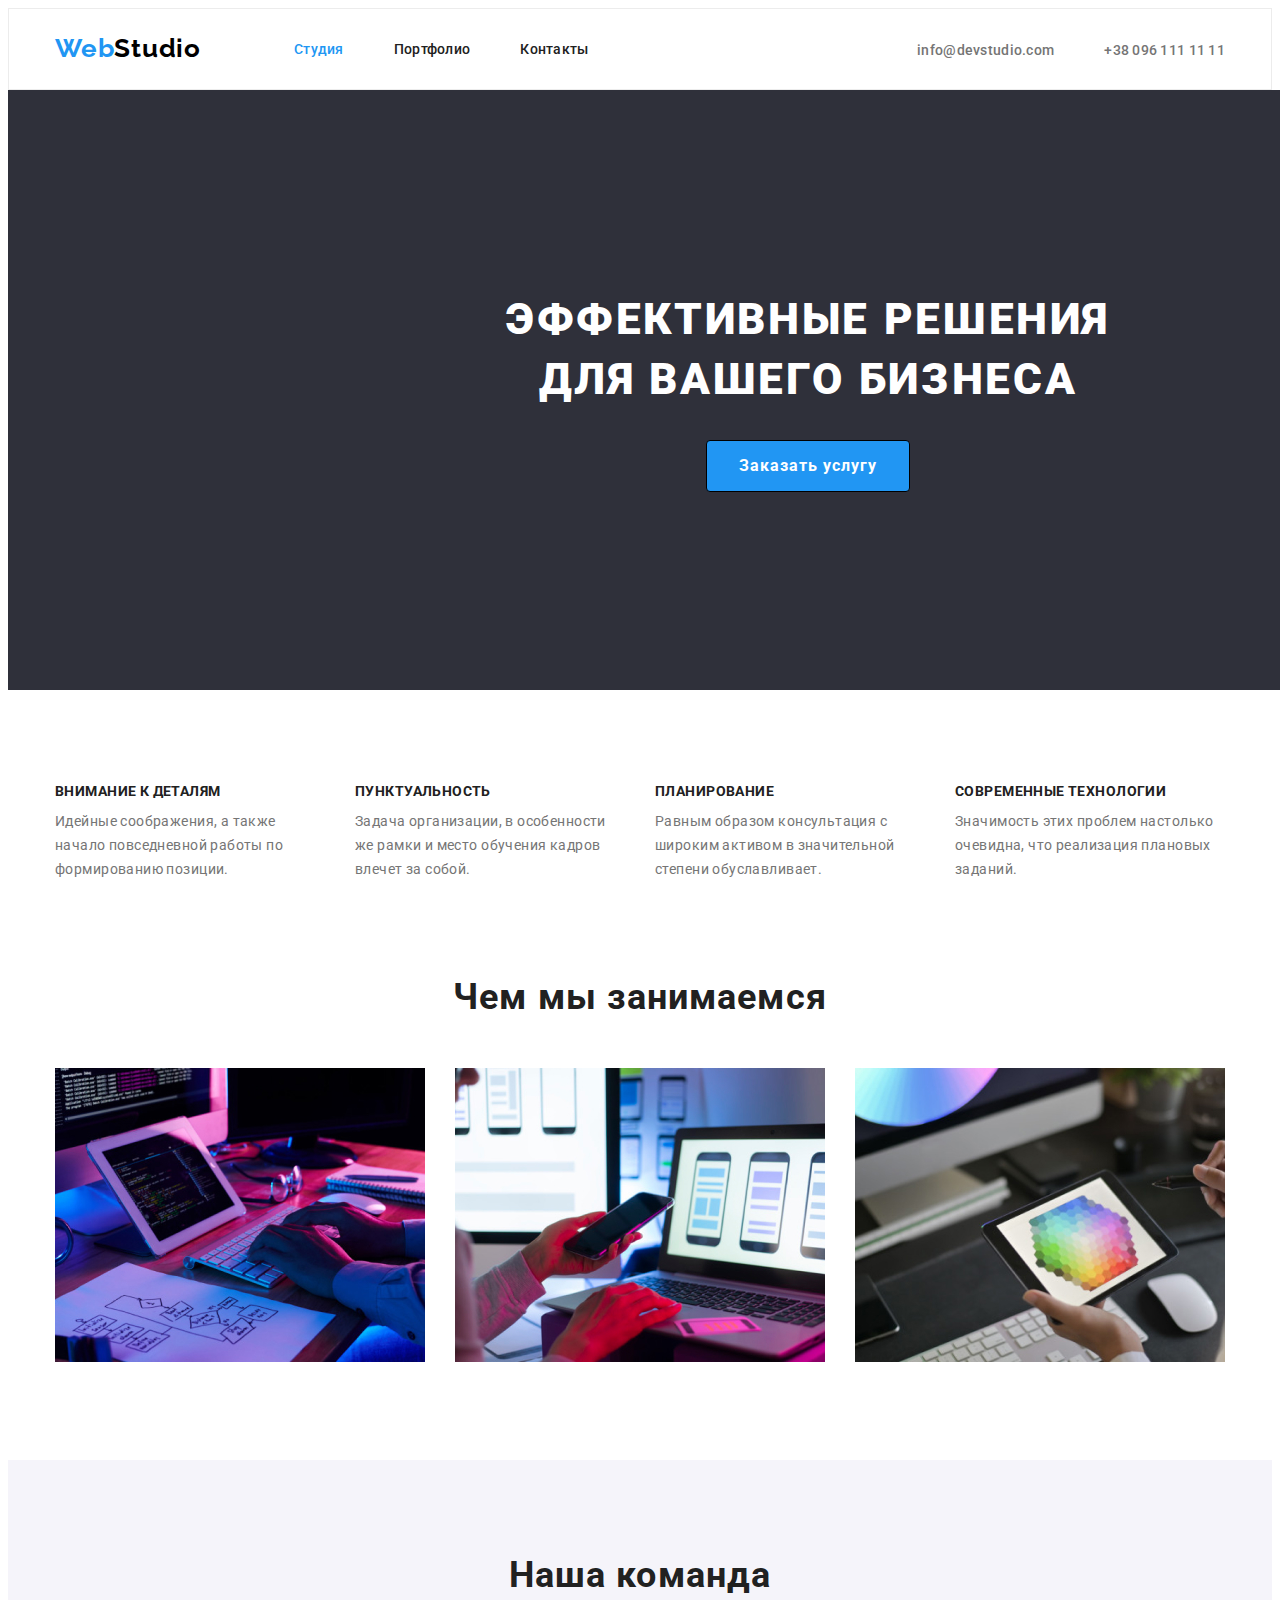
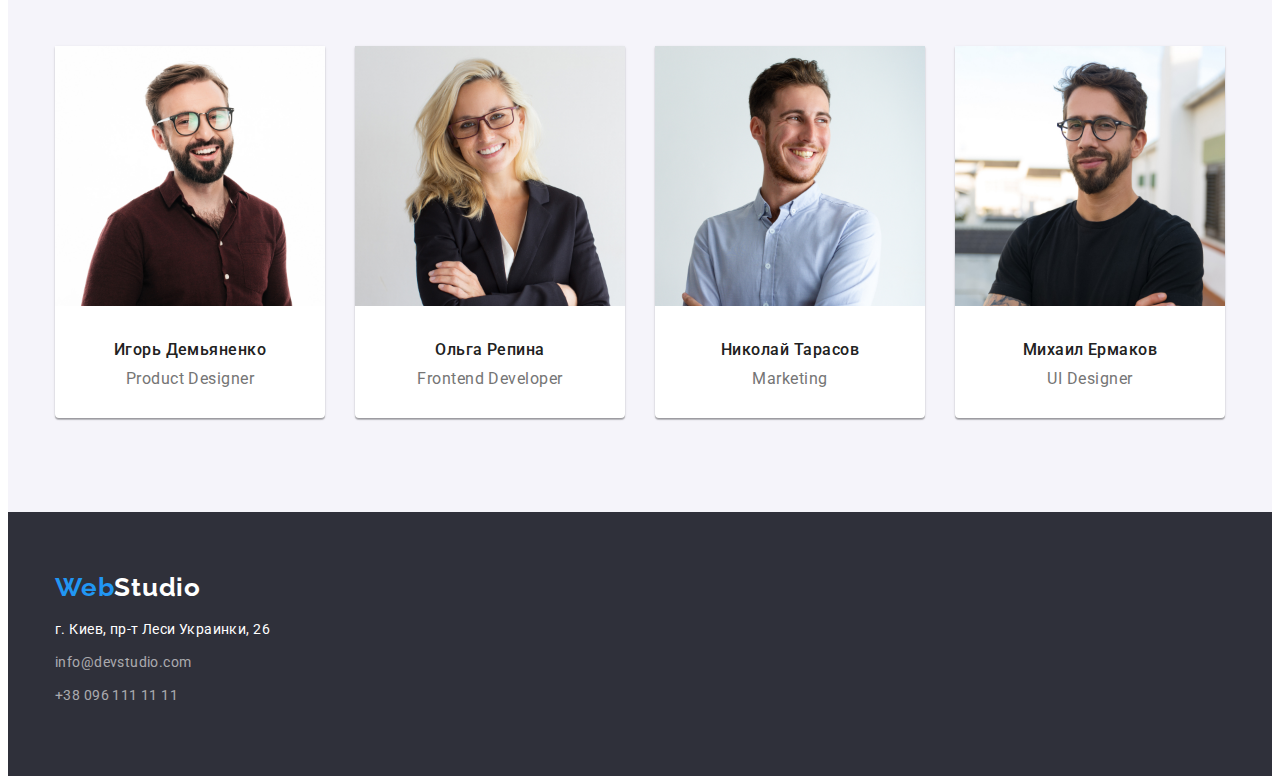
<file: index.html>
<!DOCTYPE html>
<html lang="ru">
<head>
    <meta charset="UTF-8">
    <meta name="viewport" content="width=device-width, initial-scale=1.0">
    <title>WebStudio</title>
    <link rel="preconnect" href="https://fonts.gstatic.com">
    <link href="https://fonts.googleapis.com/css2?family=Raleway:wght@700&family=Roboto:wght@400;500;700;900&display=swap"
        rel="stylesheet">
        <link rel="stylesheet" href="https://cdnjs.cloudflare.com/ajax/libs/modern-normalize/1.0.0/modern-normalize.min.css"
            integrity="sha512-ISS7cAi1PEhQ8jnbJpJZMd29NlhNj4AWYyLOSp2CE/CsHxTCu+r+t0D2yoJudVrd0/8fTVPUVDzY5Tvli75u/g=="
            crossorigin="anonymous" />
    <link rel="stylesheet" href="./css/styles.css">

</head>
<body>
    <header class="header">
        <div class="container main-nav">
            <nav class="main-nav">
                <a href="/" class="mainlogo"> <span class="logo">Web</span>Studio </a>

                <ul class="site-nav list">               
                    <li class="item">
                        <a href="./index.html" class="link current">Студия</a>
                    </li>
                    <li class="item">
                        <a href="./portfolio.html" class="link">Портфолио</a>
                    </li>
                    <li class="item">
                        <a href="#" class="link">Контакты</a>
                    </li>
                </ul>
            </nav>
            <ul class="nav-contact list">
                <li class="item">
                    <a href="mailto:info@devstudio.com" class="contact-link">info@devstudio.com</a>
                </li>
                <li class="item">
                    <a href="tel:+380961111111" class="contact-link">+38 096 111 11 11</a>
                </li>
            </ul>
        </div>
    </header>

    <main>
         <section class="hero">
            <h1 class="hero-title">Эффективные решения <br/>для вашего бизнеса</h1>
            <a href="#" class="hero-link">Заказать услугу</a>
        </section>
       
        <section class="section">
            <div class="container">
                <h2 class="visually-hidden">Особенности</h2>
                <ul class="list features">
                    <li class="item">
                        <h3 class="features-title">Внимание к деталям</h3>
                        <p class="text">Идейные соображения, а также начало повседневной работы по формированию позиции.</p>
                    </li>
                    <li class="item">
                        <h3 class="features-title">Пунктуальность</h3>
                        <p class="text">
                            Задача организации, в особенности же рамки и место обучения кадров влечет за собой.
                        </p>
                    </li>
                    <li class="item">
                        <h3 class="features-title">Планирование</h3>
                        <p class="text">
                            Равным образом консультация с широким активом в значительной степени обуславливает.
                        </p>
                    </li>
                    <li class="item">
                        <h3 class="features-title">Современные технологии</h3>
                        <p class="text">
                            Значимость этих проблем настолько очевидна, что реализация плановых заданий.
                        </p>
                    </li>
                </ul>
            </div>
            
        </section>
        <section class="section  paddingtop">
            <div class="container">
                <h2 class="section-title">Чем мы занимаемся</h2>
                <ul class="features list">
                    <li class="item-img">
                        <img src="./images/box1.jpg" alt="photo" width="370">
                    </li>
                    <li class="item-img">
                        <img src="./images/box2.jpg" alt="photo" width="370">
                    </li>
                    <li class="item-img">
                        <img src="./images/box3.jpg" alt="photo" width="370">
                    </li>
                </ul>
            </div>
        </section>
        <section class="section team">
            <div class="container">
                <h2 class="section-title">Наша команда</h2>
                <ul class="features list">
                    <li class="item team-ietm">
                        <img src="./images/igor.jpg" alt="photo-igor" width="270" class="photo">
                        <div class="team-text">
                            <h3 class="name-title">Игорь Демьяненко</h3>
                            <p lang="en" class="text">Product Designer</p>
                        </div>
                    </li>
                    <li class="item team-ietm">
                        <img src="./images/olga.jpg" alt="photo-olga" width="270" class="photo">
                        <div class="team-text">
                            <h3 class="name-title">Ольга Репина</h3>
                            <p lang="en" class="text">Frontend Developer</p>
                        </div>
                    </li>
                    <li class="item team-ietm">
                        <img src="./images/nikolay.jpg" alt="photo-nikolay" width="270" class="photo">
                        <div class="team-text">
                            <h3 class="name-title">Николай Тарасов</h3>
                            <p lang="en" class="text">Marketing</p>
                        </div>
                    </li>
                    <li class="item team-ietm">
                        <img src="./images/mihail.jpg" alt="photo-mihail" width="270" class="photo">
                        <div class="team-text">
                            <h3 class="name-title">Михаил Ермаков</h3>
                            <p lang="en" class="text">UI Designer</p>
                        </div>
                    </li>
                </ul>
            </div>
        </section>
    </main>

    <footer class="footer">
        <div class="container">
            <a href="/" class="mainlogo"> <span class="logo">Web</span>Studio </a>
            <address class="adress">
                <p class="adress-text"> г. Киев, пр-т Леси Украинки, 26 </p>
                <ul class="list">
                    <li class="footer-item">
                        <a href="mailto:info@devstudio.com" class="footer-link">info@devstudio.com</a>
                    </li>
                    <li class="footer-item"> 
                        <a href="tel:+380961111111" class="footer-link tel">+38 096 111 11 11</a>
                    </li>
                </ul>
            </address>
        </div>
    </footer>
    
</body>
</html>
</file>
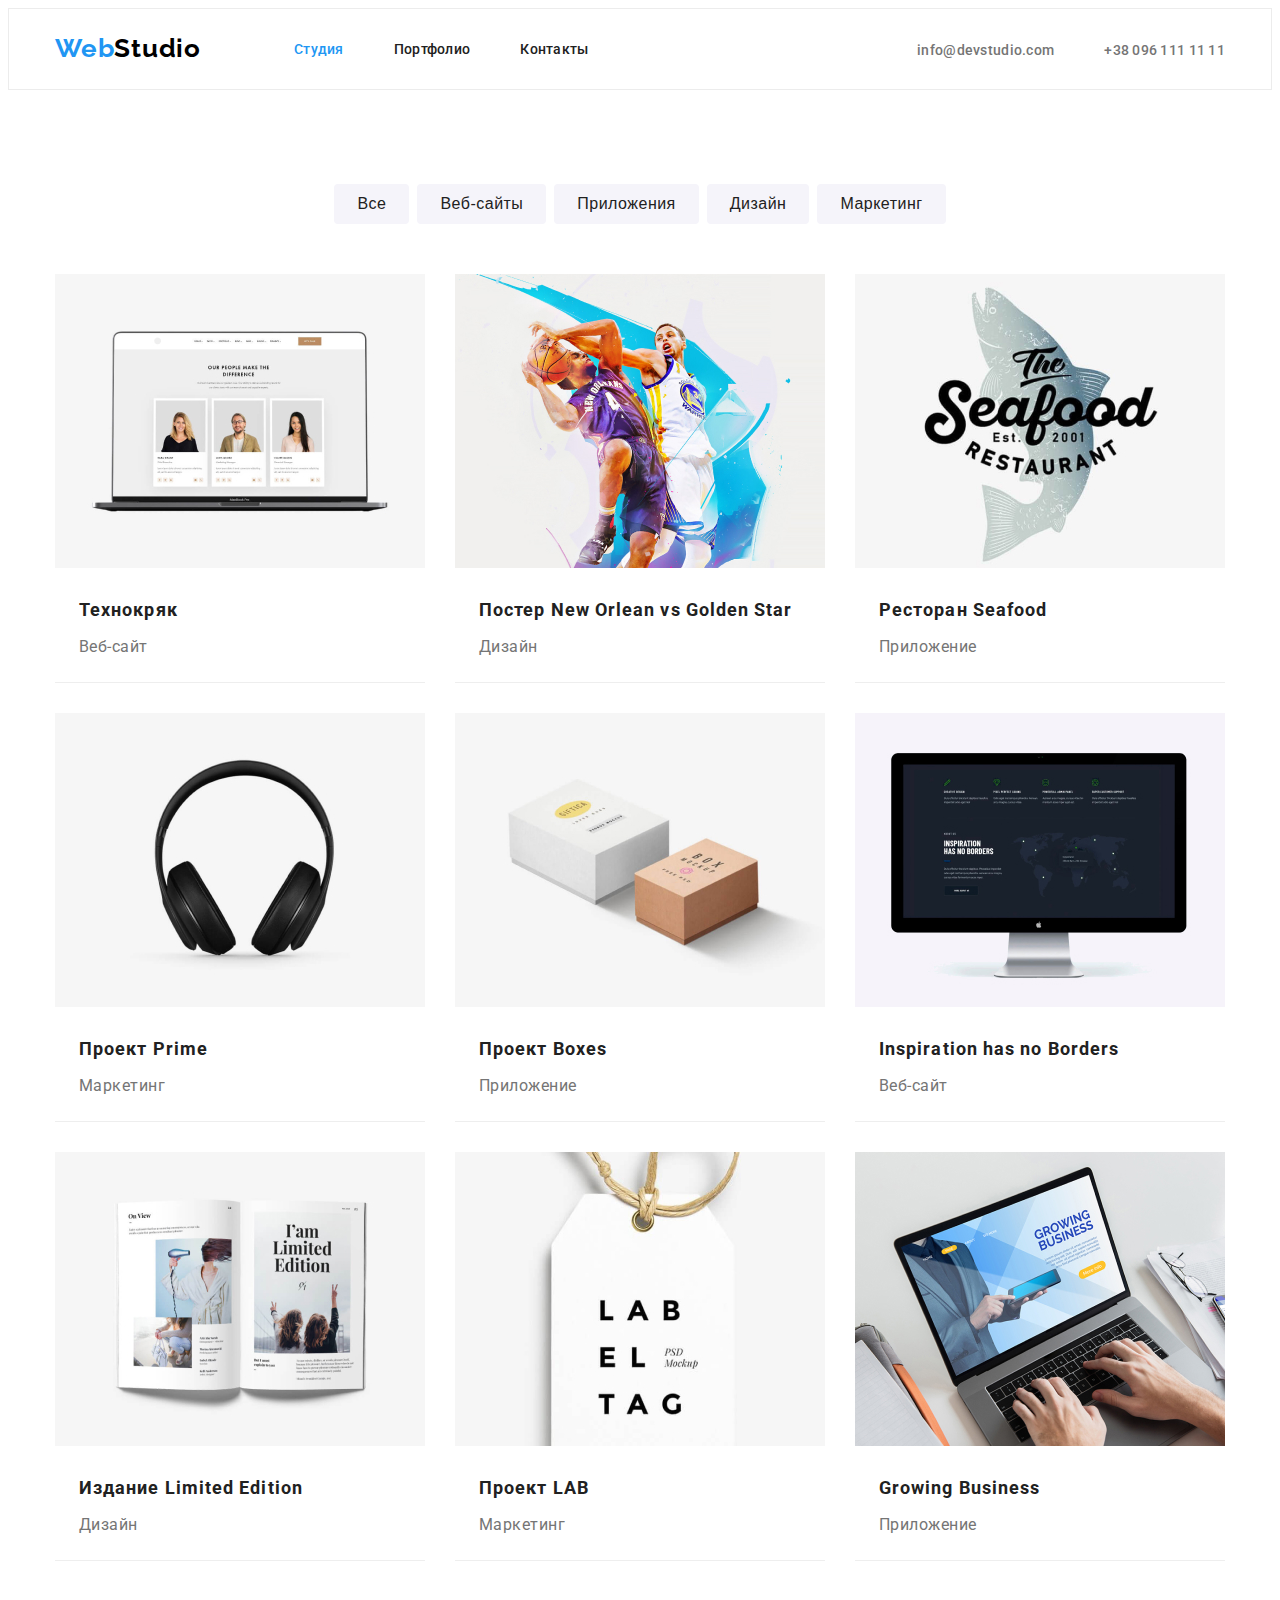
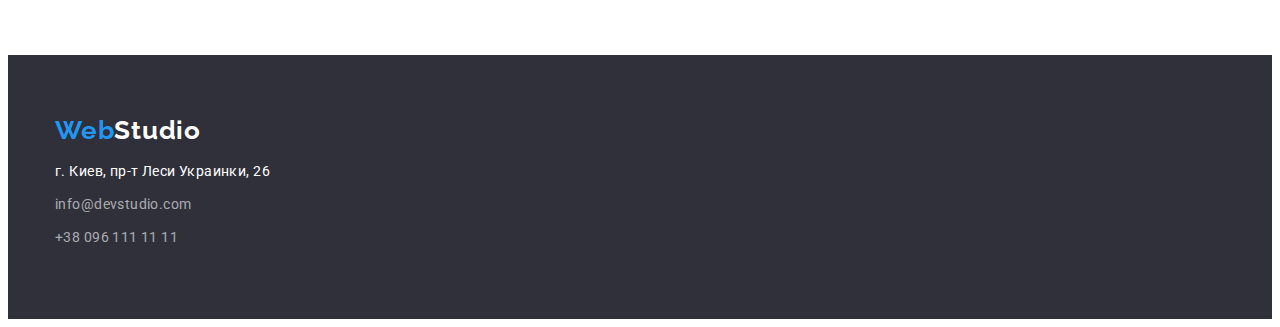
<file: portfolio.html>
<!DOCTYPE html>
<html lang="ru">
<head>
    <meta charset="UTF-8">
    <meta name="viewport" content="width=device-width, initial-scale=1.0">
    <title>WebStudio</title>
    <link rel="preconnect" href="https://fonts.gstatic.com">
    <link href="https://fonts.googleapis.com/css2?family=Raleway:wght@700&family=Roboto:wght@400;500;700;900&display=swap"
        rel="stylesheet">
        <link rel="stylesheet" href="https://cdnjs.cloudflare.com/ajax/libs/modern-normalize/1.0.0/modern-normalize.min.css"
            integrity="sha512-ISS7cAi1PEhQ8jnbJpJZMd29NlhNj4AWYyLOSp2CE/CsHxTCu+r+t0D2yoJudVrd0/8fTVPUVDzY5Tvli75u/g=="
            crossorigin="anonymous" />
    <link rel="stylesheet" href="./css/styles.css">
    
</head>
<body>
    <header class="header">
        <div class="container main-nav">
            <nav class="main-nav">
                <a href="/" class="mainlogo"> <span class="logo">Web</span>Studio </a>
    
                <ul class="site-nav list">
                    <li class="item">
                        <a href="./index.html" class="link current">Студия</a>
                    </li>
                    <li class="item">
                        <a href="./portfolio.html" class="link">Портфолио</a>
                    </li>
                    <li class="item">
                        <a href="#" class="link">Контакты</a>
                    </li>
                </ul>
            </nav>
            <ul class="nav-contact list">
                <li class="item">
                    <a href="mailto:info@devstudio.com" class="contact-link">info@devstudio.com</a>
                </li>
                <li class="item">
                    <a href="tel:+380961111111" class="contact-link">+38 096 111 11 11</a>
                </li>
            </ul>
        </div>
    </header>
        
        <main>
            <section class="section">
                <div class="container">
                    <h1 class="visually-hidden">Портфолио</h1>
                    <ul class="list btn">
                        <li class="item"><button type="button" class="button">Все</button></li>
                        <li class="item"><button type="button" class="button">Веб-сайты</button></li>
                        <li class="item"><button type="button" class="button">Приложения</button></li>
                        <li class="item"><button type="button" class="button">Дизайн</button></li>
                        <li class="item"><button type="button" class="button">Маркетинг</button></li>
                    </ul>

                    <ul class="features list">
                        <li class="project">
                            <a href="#" class="link-project">
                                <img src="./images/tehnoproject.jpg" alt="img" width="370" class="image"">
                                <div class="project-box">
                                    <h2 class="project-title">Технокряк</h2>
                                    <p class="project-text">Веб-сайт</p>
                                </div>
                            </a>
                        </li>
                        <li class="project">
                            <a href="#" class="link-project">
                                <img src="./images/starproject.jpg" alt="img" width="370" class="image"">
                                <div class="project-box">
                                    <h2 class="project-title">Постер New Orlean vs Golden Star</h2>
                                    <p class="project-text">Дизайн</p>
                                </div>
                            </a>
                        </li>
                        <li class="project">
                            <a href="#" class="link-project">
                                <img src="./images/seafoodproject.jpg" alt="img" width="370" class="image">
                                <div class="project-box">
                                    <h2 class="project-title">Ресторан Seafood</h2>
                                    <p class="project-text">Приложение</p>
                                </div>
                            </a>
                        </li>
                        <li class="project">
                            <a href="#" class="link-project">
                                <img src="./images/primeproject.jpg" alt="img" width="370" class="image">
                                <div class="project-box">
                                    <h2 class="project-title">Проект Prime</h2>
                                    <p class="project-text">Маркетинг</p>
                                </div>
                            </a>
                        </li>
                        <li class="project">
                            <a href="#" class="link-project">
                                <img src="./images/boxproject.jpg" alt="img" width="370" class="image"">
                                <div class="project-box">
                                    <h2 class="project-title">Проект Boxes</h2>
                                    <p class="project-text">Приложение</p>
                                </div>
                            </a>
                        </li>
                        <li class="project">
                            <a href="#" class="link-project">
                                <img src="./images/nobordersproject.jpg" alt="img" width="370" class="image">
                                <div class="project-box">
                                    <h2 class="project-title">Inspiration has no Borders</h2>
                                    <p class="project-text">Веб-сайт</p>
                                </div>
                            </a>
                        </li>
                        <li class="project">
                            <a href="#" class="link-project">
                                <img src="./images/limitedproject.jpg" alt="img" width="370" class="image">
                                <div class="project-box">
                                    <h2 class="project-title">Издание Limited Edition</h2>
                                    <p class="project-text">Дизайн</p>
                                </div>
                            </a>
                        </li>
                        <li class="project">
                            <a href="#" class="link-project">
                                <img src="./images/labproject.jpg" alt="img" width="370" class="image">
                                <div class="project-box">
                                    <h2 class="project-title">Проект LAB</h2>
                                    <p class="project-text">Маркетинг</p>
                                </div>
                            </a>
                        </li>
                        <li class="project">
                            <a href="#" class="link-project">
                                <img src="./images/businessproject.jpg" alt="img" width="370" class="image">
                                <div class="project-box">
                                    <h2 class="project-title">Growing Business</h2>
                                    <p class="project-text">Приложение</p>
                                </div>
                            </a>
                        </li>
                    
                    </ul>
                </div>
            </section>
        </main>
        
    <footer class="footer">
        <div class="container">
            <a href="/" class="mainlogo"> <span class="logo">Web</span>Studio </a>
            <address class="adress">
                <p class="adress-text"> г. Киев, пр-т Леси Украинки, 26 </p>
                <ul class="list">
                    <li class="footer-item">
                        <a href="mailto:info@devstudio.com" class="footer-link">info@devstudio.com</a>
                    </li>
                    <li class="footer-item">
                        <a href="tel:+380961111111" class="footer-link tel">+38 096 111 11 11</a>
                    </li>
                </ul>
            </address>
        </div>
    </footer>

</body>
</html>
</file>
<file: css/styles.css>
html {
  box-sizing: border-box;
}
*,
*::before,
*::after {
  box-sizing: inherit;
}
:root {
  --primary-text-color: #757575;
  --title-text-color: #212121;
  --accent-color: #2196f3;
  --background-col: #2f303a;
  --background-team: #f5f4fa;
  --primary-bg-color: #ffffff;
}

body {
  color: var(--primary-text-color);
  background-color: var(--primary-bg-color);
  font-family: 'Roboto', sans-serif;
}
.list {
  list-style: none;
  margin: 0;
  padding: 0;
}
.link {
  text-decoration: none;
  color: var(--title-text-color);
}
.section {
  padding-bottom: 94px;
  padding-top: 94px;
}
.section.paddingtop {
  padding-top: 0px;
}
.container {
  margin-left: auto;
  margin-right: auto;
  width: 1200px;
  padding: 0 15px;
}
/* HEDER */
.header {
  border: 1px solid #ececec;
}
/* logo */

.mainlogo {
  display: block;

  font-family: Raleway, sans-serif;
  font-weight: 700;
  font-size: 26px;
  line-height: 1.2;
  letter-spacing: 0.03em;
  text-decoration: none;
  color: #000000;
}
.logo {
  color: var(--accent-color);
}
/* nav decoration */

.main-nav {
  display: flex;
  align-items: center;
}

.site-nav {
  display: flex;
  margin-left: 93px;

  font-weight: 500;
  font-size: 14px;
  line-height: 1.15;
  letter-spacing: 0.02em;
}
.site-nav .item + .item {
  margin-left: 50px;
}

.site-nav .link {
  display: block;
  padding-bottom: 32px;
  padding-top: 32px;
}

.site-nav .link:hover,
.site-nav .link:focus {
  color: var(--accent-color);
}

.site-nav .link.current {
  color: var(--accent-color);
}
/* contact decoration */
.nav-contact {
  display: flex;
  margin-left: auto;
}
.nav-contact .item + .item {
  margin-left: 50px;
}
.contact-link {
  font-weight: 500;
  font-size: 14px;
  line-height: 1.15;
  letter-spacing: 0.02em;
  text-decoration: none;
  color: var(--primary-text-color);
}
.nav-contact .contact-link:focus,
.nav-contact .contact-link:hover {
  color: var(--accent-color);
}

/* hero!!!!!!! */
.hero {
  padding-top: 200px;
  margin-left: auto;
  margin-right: auto;
  width: 1600px;
  min-height: 600px;
  text-align: center;
  background-color: var(--background-col);
  color: var(--primary-bg-color);
}
.hero-title {
  margin-top: 0;
  margin-bottom: 30px;
  /* outline: 1px solid #cc0606; */
  text-transform: uppercase;
  font-weight: 900;
  font-size: 44px;
  line-height: 1.36;
  letter-spacing: 0.06em;
}
.hero-link {
  /* outline: 1px solid #cc0606; */
  display: inline-block;
  border: 1px solid #000000;
  padding: 10px 32px;
  border-radius: 4px;
  background-color: var(--accent-color);
  text-decoration: none;

  color: var(--primary-bg-color);
  font-weight: 700;
  font-size: 16px;
  line-height: 1.87;
  letter-spacing: 0.06em;
}

/* features */
.features {
  display: flex;
  flex-wrap: wrap;
}

.features .item {
  display: block;
  width: 270px;
  margin-right: 30px;
}

.features .item:nth-child(4n) {
  margin-right: 0;
}
.section-title {
  margin-top: 0;
  margin-bottom: 50px;
  text-align: center;

  color: var(--title-text-color);
  font-weight: 700;
  font-size: 36px;
  line-height: 1.17;
  letter-spacing: 0.03em;
}

.features-title {
  margin-top: 0;
  margin-bottom: 10px;
  /* outline: 1px solid #cc0606; */
  color: var(--title-text-color);
  text-transform: uppercase;
  font-weight: 700;
  font-size: 14px;
  line-height: 1.14;
  letter-spacing: 0.03em;
}

.text {
  margin-top: 0;
  margin-bottom: 0;
  font-weight: 400;
  font-size: 14px;
  line-height: 1.71;
  letter-spacing: 0.03em;
}
/* Чем мы занимаемся */
.features .item-img {
  margin-right: 30px;
}
.features .item-img:nth-child(3n) {
  margin-right: 0;
}
/* our team */
.team {
  background-color: var(--background-team);
}
.team-ietm {
  background: #ffffff;
  border-radius: 0 0 4px 4px;
  box-shadow: 0px 1px 3px rgba(0, 0, 0, 0.12), 0px 1px 1px rgba(0, 0, 0, 0.14),
    0px 2px 1px rgba(0, 0, 0, 0.2);
}
.team-text {
  padding: 30px;
  text-align: center;
}

.team .text {
  font-weight: 400;
  font-size: 16px;
  line-height: 1.2;
  letter-spacing: 0.03em;
}

.name-title {
  margin-top: 0;
  margin-bottom: 10px;
  color: var(--title-text-color);
  font-weight: 500;
  font-size: 16px;
  line-height: 1.2;
  letter-spacing: 0.03em;
}

/* footer */
.footer {
  padding: 60px 0;
  background-color: var(--background-col);
  color: var(--primary-bg-color);
}
.footer .mainlogo {
  display: inline-block;
  color: var(--primary-bg-color);
}

.adress {
  font-style: normal;
  font-weight: 400;
  font-size: 14px;
  line-height: 1.71;
  letter-spacing: 0.03em;
}
.adress-text {
  margin-bottom: 9px;
}
.footer-item {
  margin-bottom: 9px;
}
.footer-link {
  display: inline-block;
  text-decoration: none;
  color: rgb(255, 255, 255, 0.6);
}
.footer-link.tel {
  margin-bottom: 0;
}

/* ПОРТФОЛИО */

/* button */
.list.btn {
  display: flex;
  justify-content: center;
  text-align: center;
  margin-bottom: 50px;
}

.list.btn .item + .item {
  margin-left: 8px;
}
.button {
  border: 1px solid transparent;
  border-radius: 4px;
  padding: 6px 22px;

  font-weight: 500;
  font-size: 16px;
  line-height: 1.62;
  text-align: center;
  letter-spacing: 0.03em;

  color: var(--title-text-color);
  text-decoration: none;
  background-color: var(--background-team);
}
.button:hover,
.button:focus {
  color: var(--primary-bg-color);
  background-color: var(--accent-color);
}

/* cards */
.features .project {
  width: 370px;
  margin-right: 30px;
  margin-bottom: 30px;
}
.features .project:nth-child(3n) {
  margin-right: 0;
}

.features .project:nth-last-child(-n + 3) {
  margin-bottom: 0;
}

.link-project {
  display: inline-block;
  text-decoration: none;
  color: var(--title-text-color);
}
.project-box {
  padding: 20px 24px;
  border-bottom: 1px solid #eeeeee;
}

.project-title {
  margin: 0 0 4px 0;
  text-decoration: none;
  font-weight: 700;
  font-size: 18px;
  line-height: 2;
  letter-spacing: 0.06em;
}

.project-text {
  margin-top: 0;
  margin-bottom: 0;

  color: var(--primary-text-color);
  font-weight: 400;
  font-size: 16px;
  line-height: 1.87;
  letter-spacing: 0.03em;
}

.visually-hidden {
  position: absolute;
  width: 1px;
  height: 1px;
  margin: -1px;
  border: 0;
  padding: 0;

  white-space: nowrap;
  clip-path: inset(100%);
  clip: rect(0 0 0 0);
  overflow: hidden;
}
</file>
